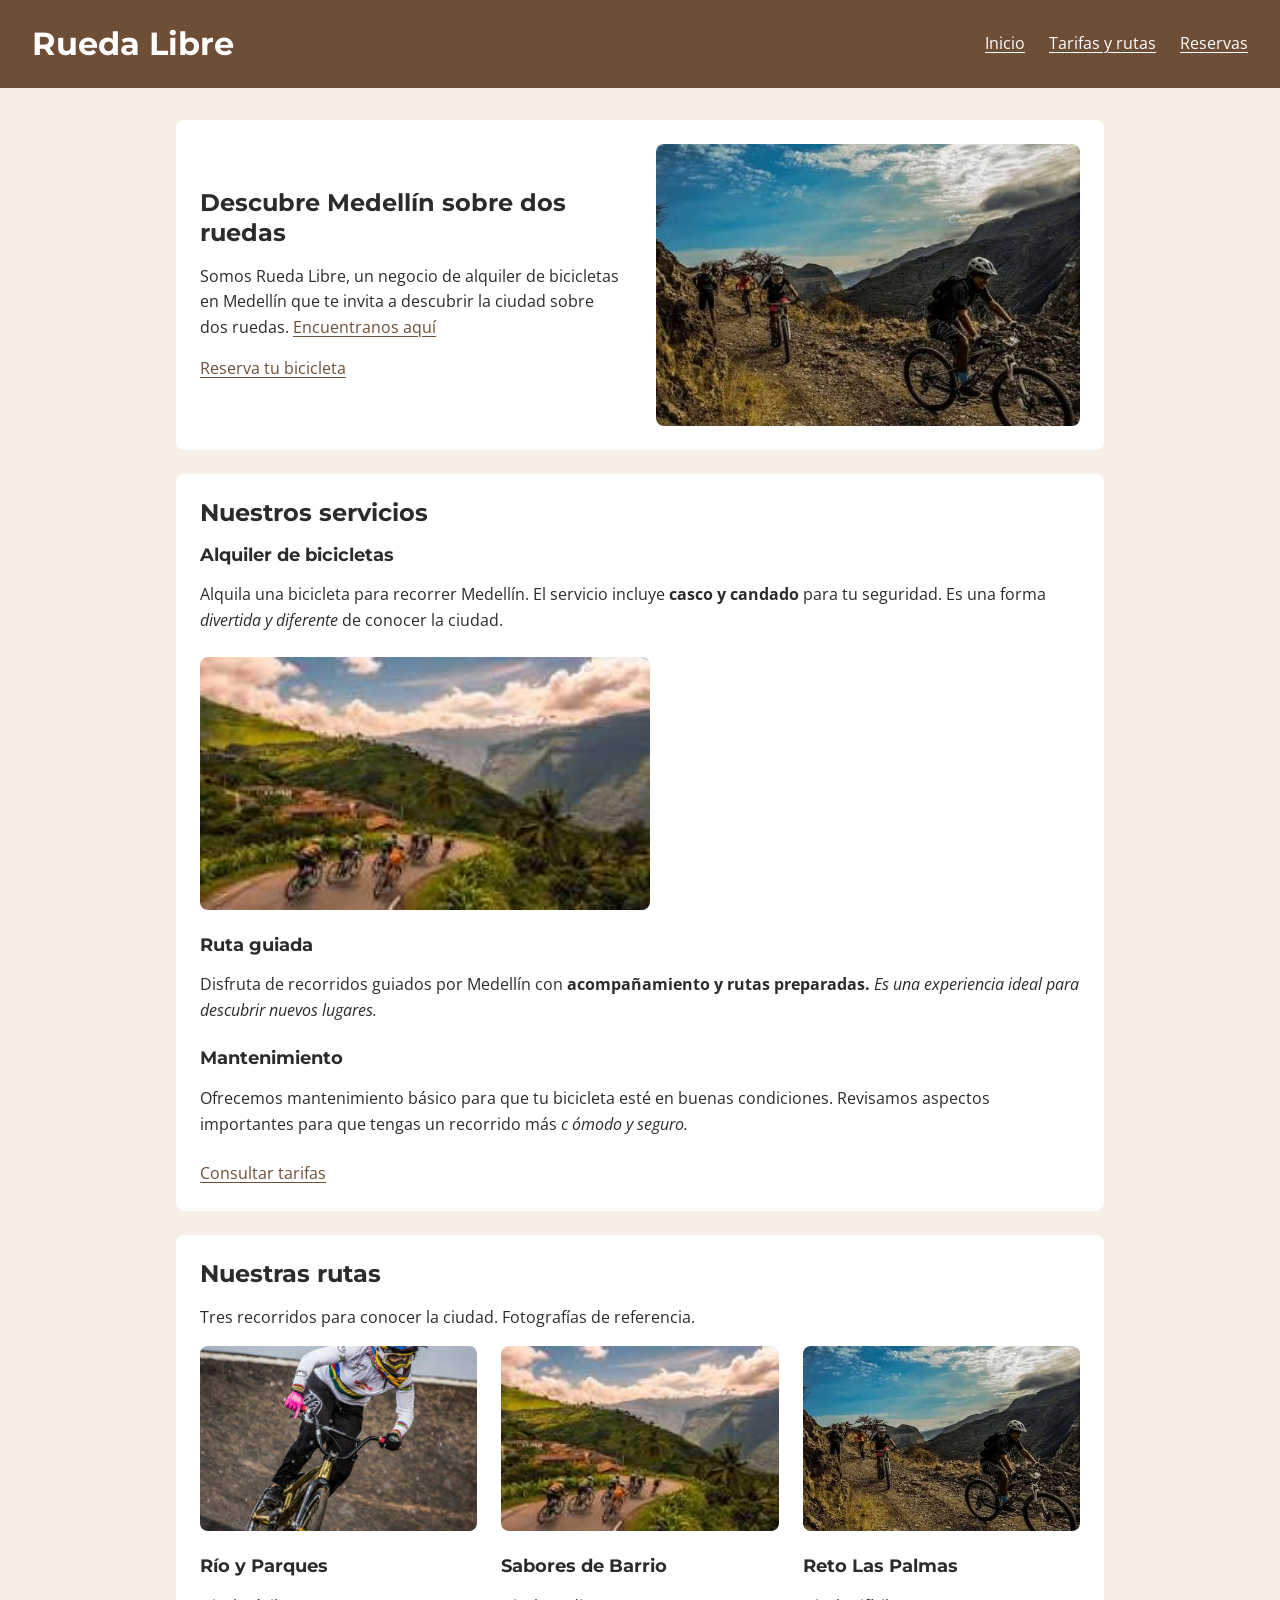
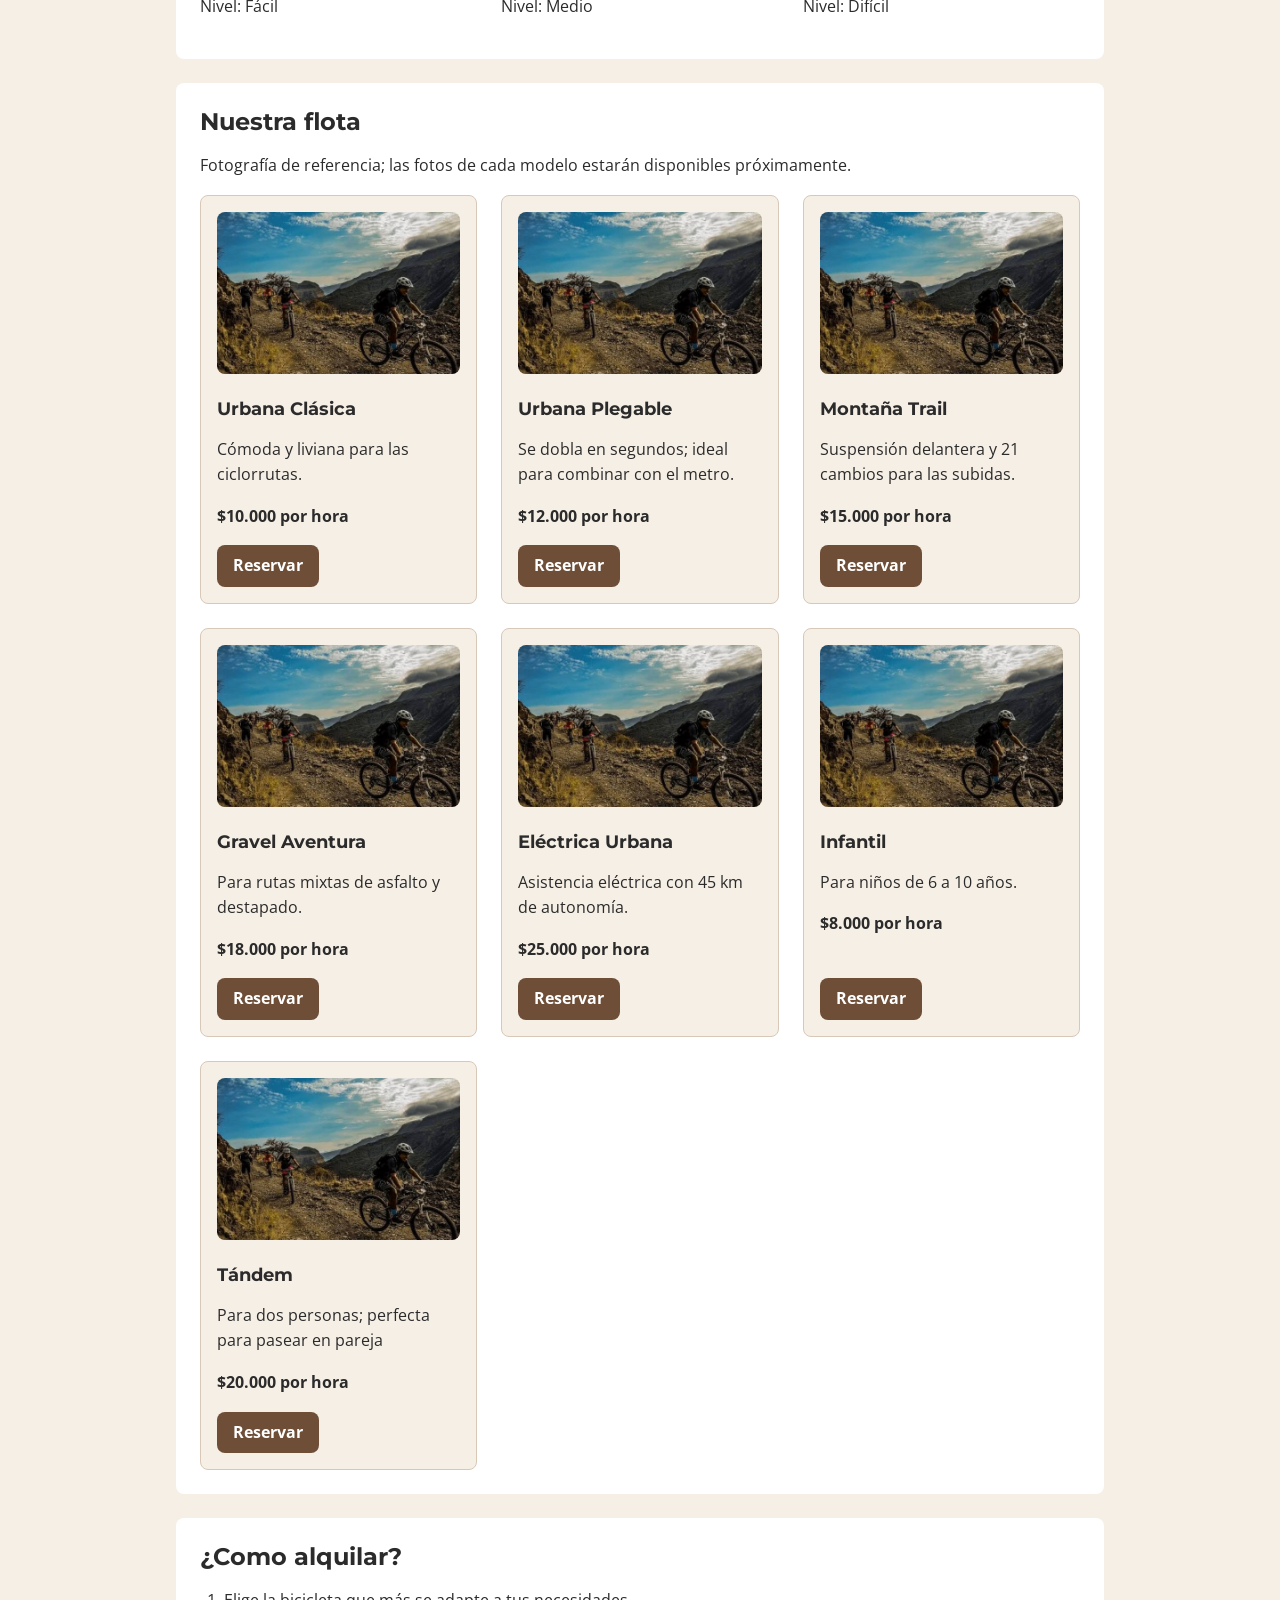
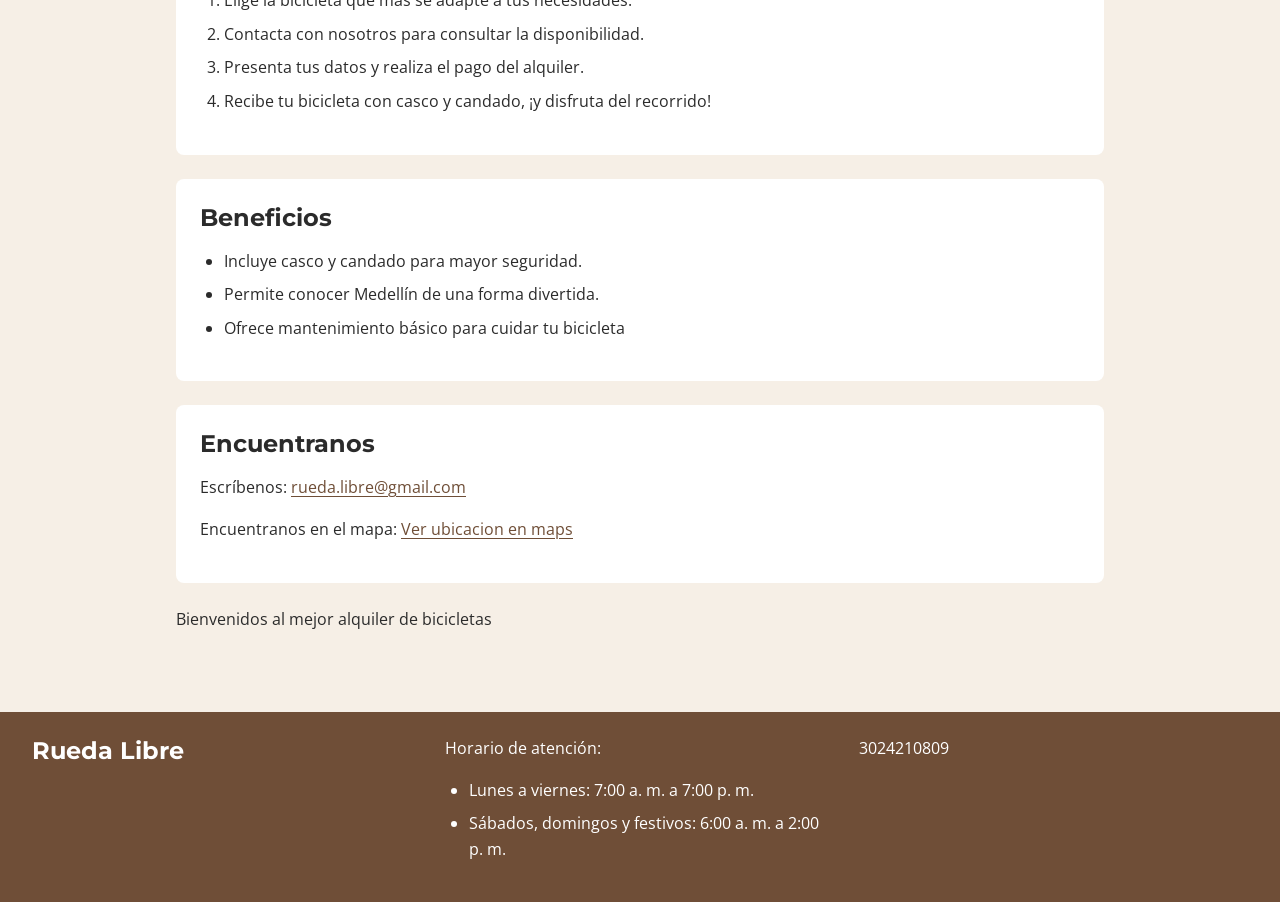
<file: index.html>
<!DOCTYPE html>
<html lang="es">
<head>
    <meta charset="UTF-8">
    <meta name="version" content="1.5">
    <meta name="viewport" content="width=device-width, initial-scale=1.0">
    <meta name="description" content="Renta de bicicletas en el areá metropolitana">
    <link rel="preconnect" href="https://fonts.googleapis.com">
    <link rel="preconnect" href="https://fonts.gstatic.com" crossorigin>
    <link href="https://fonts.googleapis.com/css2?family=Montserrat:wght@700&family=Open+Sans:wght@400;600&display=swap" rel="stylesheet">
    <link rel="stylesheet" href="css/styles.css">
    <title>Rueda Libre | Alquiler de biciletas en Medellín</title>
</head>
<body>
    <header>
        <h1>Rueda Libre</h1>
        <nav>
            <ul>
                <li><a href="index.html">Inicio</a></li>
                <li><a href="paginas/tarifas.html">Tarifas y rutas</a></li>
                <li><a href="paginas/reservas.html">Reservas</a></li>
            </ul>
        </nav>
    </header>

    <main>
         <section class="portada">
            <div>
            <h2>Descubre Medellín sobre dos ruedas</h2>
            <p>Somos Rueda Libre, un negocio de alquiler de bicicletas en Medellín que te invita a descubrir la ciudad sobre dos ruedas. <a href="#Encuentranos">Encuentranos aquí</a></p>
            <a href="paginas/reservas.html">Reserva tu bicicleta</a>
            </div>
            <img src="imagenes/bici.jpg" alt="imagen de ruta en bicicleta" width="400">
         </section>
         <section>
           <h2>Nuestros servicios</h2>
                <article>
                  <h3>Alquiler de bicicletas</h3>
                  <p>Alquila una bicicleta para recorrer Medellín. El servicio incluye <strong>casco y candado</strong> para tu seguridad. Es una forma <em> divertida y diferente</em> de conocer la ciudad.</p>    
                 </article>     
                 <img src="imagenes/descarga.jpg" alt="otra imagen de ruta" width="450">
            <article>     
                 <h3>Ruta guiada</h3>
                 <p>Disfruta de recorridos guiados por Medellín con <strong>acompañamiento y rutas preparadas.</strong> <em>Es una experiencia ideal para descubrir nuevos lugares.</em></p>
            </article>  
            <article>  
                <h3>Mantenimiento</h3>
                <p>Ofrecemos mantenimiento básico para que tu bicicleta esté en buenas condiciones. Revisamos aspectos importantes para que tengas un recorrido más <em>c   ómodo y seguro.</em></p>    
            </article>      
            <a href="paginas/tarifas.html">Consultar tarifas</a>
    </section> 
    <section aria-labelledby="titulo-rutas">
        <h2 id="titulo-rutas">Nuestras rutas</h2>
        <p>Tres recorridos para conocer la ciudad. Fotografías de referencia.</p>
        <div class="rutas">
            <article class="ruta">
                <img src="imagenes/images.jpg" alt="Fotografía de referencia para Río y Parques" loading="lazy">
                <h3>Río y Parques</h3>
                <p>Nivel: Fácil</p>
            </article>
            <article class="ruta">
                <img src="imagenes/descarga.jpg" alt="Fotografía de referencia para Sabores de Barrio" loading="lazy">
                <h3>Sabores de Barrio</h3>
                <p>Nivel: Medio</p>
            </article>
            <article class="ruta">
                <img src="imagenes/bici.jpg" alt="Ciclistas recorriendo una ruta de montaña" loading="lazy">
                <h3>Reto Las Palmas</h3>
                <p>Nivel: Difícil</p>
            </article>
        </div>
    </section>
    <section>
        <h2>Nuestra flota</h2>
        <p>Fotografía de referencia; las fotos de cada modelo estarán disponibles próximamente.</p>
        <div class="flota">
            <article class="bicicleta">
                <img src="imagenes/bici.jpg" alt="Ciclistas en una ruta de montaña; foto de referencia" width="548" height="364" loading="lazy">
                <h3>Urbana Clásica</h3>
                <p>Cómoda y liviana para las ciclorrutas.</p>
                <p><strong>$10.000 por hora</strong></p>
                <a class="bicicleta-reservar" href="paginas/reservas.html" aria-label="Reservar Urbana Clásica">Reservar</a>
            </article>
            <article class="bicicleta">
                <img src="imagenes/bici.jpg" alt="Ciclistas en una ruta de montaña; foto de referencia" width="548" height="364" loading="lazy">
                <h3>Urbana Plegable</h3>
                <p>Se dobla en segundos; ideal para combinar con el metro.</p>
                <p><strong>$12.000 por hora</strong></p>
                <a class="bicicleta-reservar" href="paginas/reservas.html" aria-label="Reservar Urbana Plegable">Reservar</a>
            </article>
            <article class="bicicleta">
                <img src="imagenes/bici.jpg" alt="Ciclistas en una ruta de montaña; foto de referencia" width="548" height="364" loading="lazy">
                <h3>Montaña Trail</h3>
                <p>Suspensión delantera y 21 cambios para las subidas.</p>
                <p><strong>$15.000 por hora</strong></p>
                <a class="bicicleta-reservar" href="paginas/reservas.html" aria-label="Reservar Montaña Trail">Reservar</a>
            </article>
            <article class="bicicleta">
                <img src="imagenes/bici.jpg" alt="Ciclistas en una ruta de montaña; foto de referencia" width="548" height="364" loading="lazy">
                <h3>Gravel Aventura</h3>
                <p>Para rutas mixtas de asfalto y destapado.</p>
                <p><strong>$18.000 por hora</strong></p>
                <a class="bicicleta-reservar" href="paginas/reservas.html" aria-label="Reservar Gravel Aventura">Reservar</a>
            </article>
            <article class="bicicleta">
                <img src="imagenes/bici.jpg" alt="Ciclistas en una ruta de montaña; foto de referencia" width="548" height="364" loading="lazy">
                <h3>Eléctrica Urbana</h3>
                <p>Asistencia eléctrica con 45 km de autonomía.</p>
                <p><strong>$25.000 por hora</strong></p>
                <a class="bicicleta-reservar" href="paginas/reservas.html" aria-label="Reservar Eléctrica Urbana">Reservar</a>
            </article>
            <article class="bicicleta">
                <img src="imagenes/bici.jpg" alt="Ciclistas en una ruta de montaña; foto de referencia" width="548" height="364" loading="lazy">
                <h3>Infantil</h3>
                <p>Para niños de 6 a 10 años.</p>
                <p><strong>$8.000 por hora</strong></p>
                <a class="bicicleta-reservar" href="paginas/reservas.html" aria-label="Reservar Infantil">Reservar</a>
            </article>
            <article class="bicicleta">
                <img src="imagenes/bici.jpg" alt="Ciclistas en una ruta de montaña; foto de referencia" width="548" height="364" loading="lazy">
                <h3>Tándem</h3>
                <p>Para dos personas; perfecta para pasear en pareja</p>
                <p><strong>$20.000 por hora</strong></p>
                <a class="bicicleta-reservar" href="paginas/reservas.html" aria-label="Reservar Tándem">Reservar</a>
            </article>
        </div>
    </section>
    <section>          
         <h2>¿Como alquilar?</h2>
         <ol>
             <li>Elige la bicicleta que más se adapte a tus necesidades.</li>
             <li>Contacta con nosotros para consultar la disponibilidad.</li>
             <li>Presenta tus datos y realiza el pago del alquiler.</li>
             <li>Recibe tu bicicleta con casco y candado, ¡y disfruta del recorrido!</li>

         </ol>
    </section>
    <section>
        <h2>Beneficios</h2>
        <ul>
             <li>Incluye casco y candado para mayor seguridad.</li>
             <li>Permite conocer Medellín de una forma divertida.</li>
             <li>Ofrece mantenimiento básico para cuidar tu bicicleta</li>
        </ul>
    </section>
    <section>
        <h2 id="Encuentranos">Encuentranos</h2>
        <p>Escríbenos: <a href="mailto:rueda.libre@gmail.com">rueda.libre@gmail.com</a></p>
        <p>Encuentranos en el mapa:
            <a href="https://www.google.com/maps/search/?api=1&query=Medell%C3%ADn%2C%20Antioquia%2C%20Colombia" target="_blank" rel="noopener noreferrer">
                Ver ubicacion en maps
            </a>
        </p>
    </section>   
    <p>Bienvenidos al mejor alquiler de bicicletas </p>
    </main>
    <footer>
        <div>
            <h2>Rueda Libre</h2>
        </div>
        <div>
            <p>Horario de atención:</p>
            <ul>
                <li>Lunes a viernes: 7:00 a. m. a 7:00 p. m.</li>
                <li>Sábados, domingos y festivos: 6:00 a. m. a 2:00 p. m.</li>
            </ul>
        </div>
        <div>
            <p>3024210809</p>
        </div>
   </footer>
    
</body>
</html>
</file>
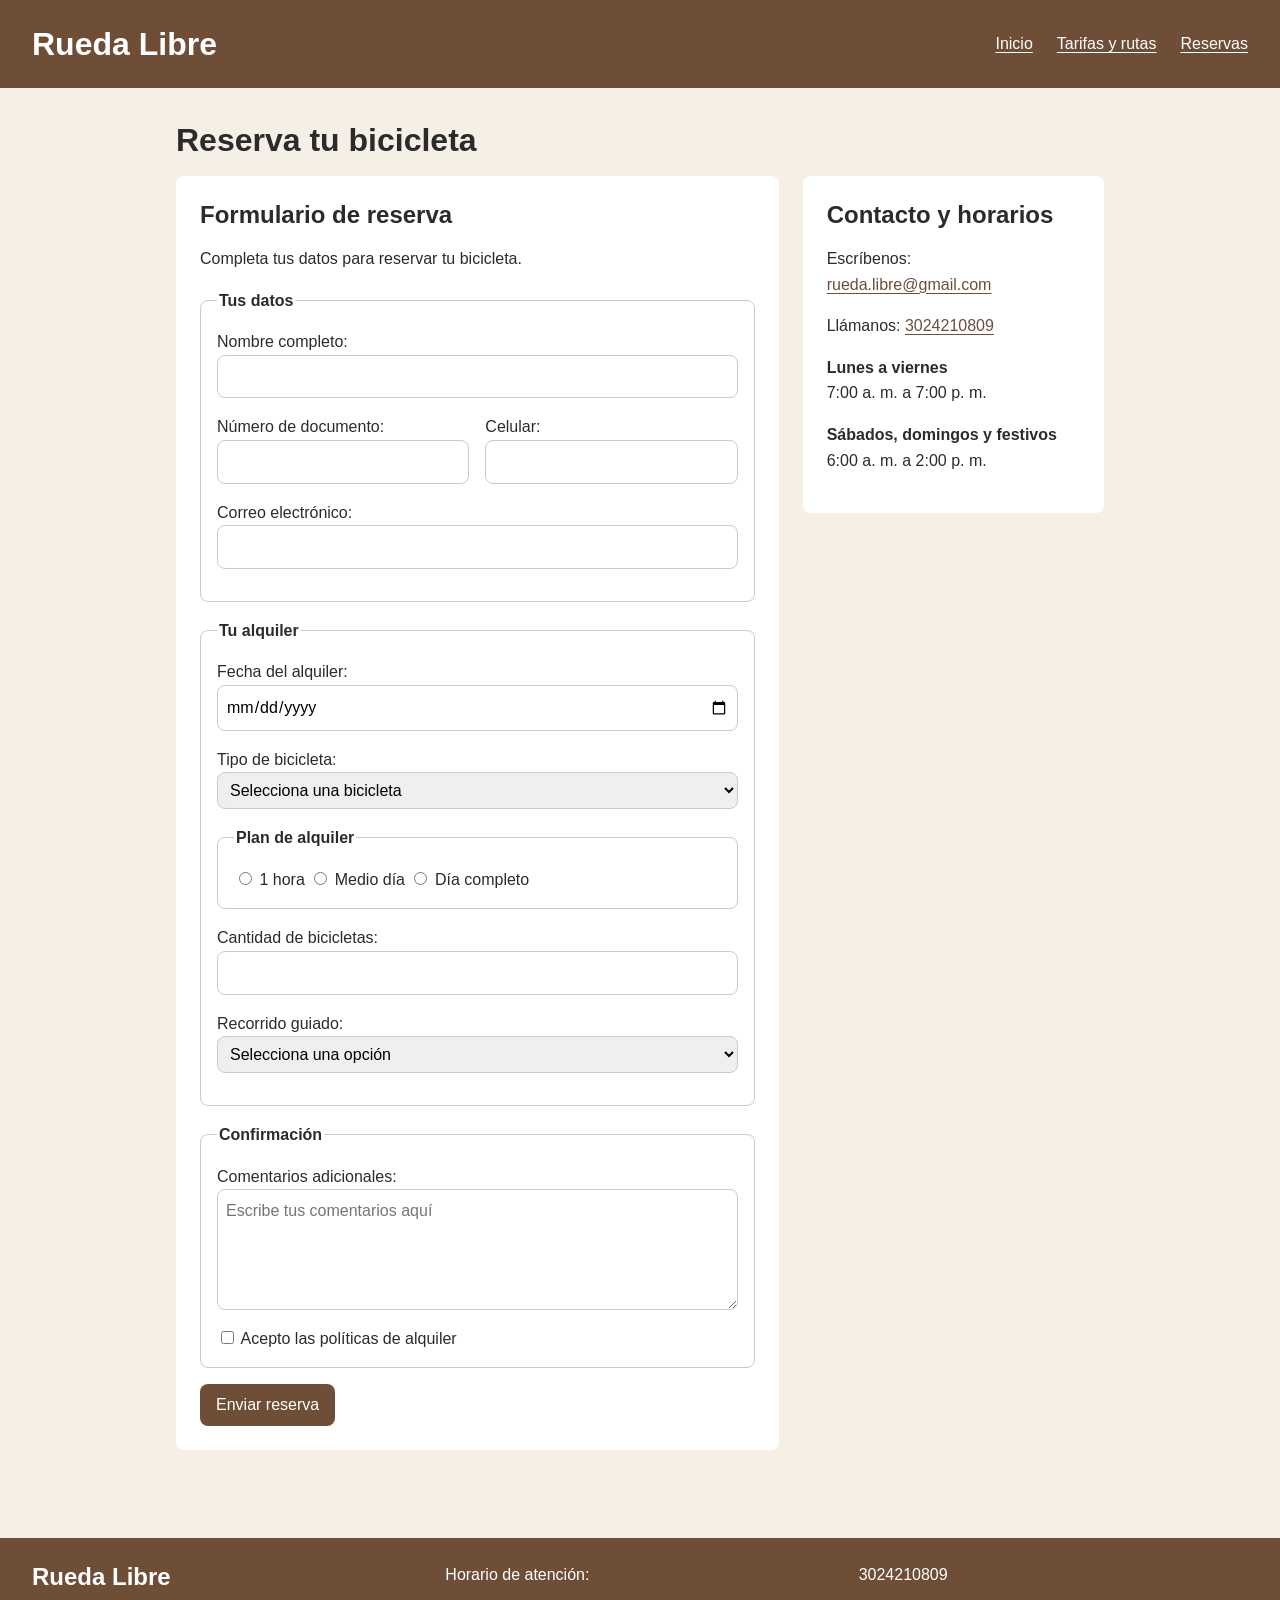
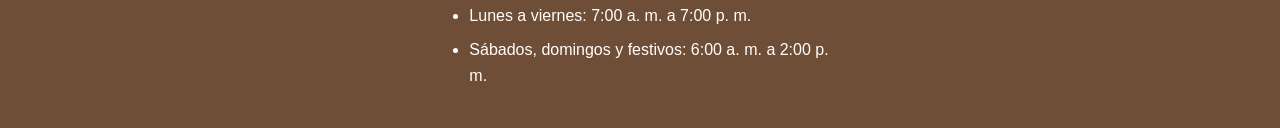
<file: paginas/reservas.html>
<!DOCTYPE html>
<html lang="es">
<head>
    <meta charset="UTF-8">
    <meta name="version" content="1.5">
    <meta name="viewport" content="width=device-width, initial-scale=1.0">
    <link rel="stylesheet" href="../css/styles.css">
    <title>Reservas</title>
</head>
<body>
    <header>
        <h1>Rueda Libre</h1>
        <nav>
            <ul>
                <li><a href="../index.html">Inicio</a></li>
                <li><a href="tarifas.html">Tarifas y rutas</a></li>
                <li><a href="reservas.html">Reservas</a></li>
            </ul>
        </nav>
    </header>

    <main>
        <h1>Reserva tu bicicleta</h1>
        <div class="reservas-layout">
        <section>
            <h2>Formulario de reserva</h2>
            <p>Completa tus datos para reservar tu bicicleta.</p>

            <form method="post">

                <fieldset>
                    <legend>Tus datos</legend>

                    <label for="nombre">Nombre completo:</label>
                    <input type="text" id="nombre" name="nombre" required>

                    <div class="fila-campos">
                        <div>
                            <label for="documento">Número de documento:</label>
                            <input type="text" id="documento" name="documento" required>
                        </div>
                        <div>
                            <label for="celular">Celular:</label>
                            <input type="tel" id="celular" name="celular" required>
                        </div>
                    </div>

                    <label for="correo">Correo electrónico:</label>
                    <input type="email" id="correo" name="correo" required>

                </fieldset>

                <fieldset>
                    <legend>Tu alquiler</legend>

                    <label for="fecha">Fecha del alquiler:</label>
                    <input type="date" id="fecha" name="fecha" required>

                    <label for="bicicleta">Tipo de bicicleta:</label>
                    <select id="bicicleta" name="bicicleta" required>
                        <option value="">Selecciona una bicicleta</option>
                        <option value="urbana">Urbana</option>
                        <option value="montana">Montaña</option>
                        <option value="electrica">Eléctrica</option>
                    </select>

                    <fieldset>
                        <legend>Plan de alquiler</legend>

                        <input type="radio" id="hora" name="plan" value="1_hora" required>
                        <label for="hora">1 hora</label>

                        <input type="radio" id="medio_dia" name="plan" value="medio_dia">
                        <label for="medio_dia">Medio día</label>

                        <input type="radio" id="dia_completo" name="plan" value="dia_completo">
                        <label for="dia_completo">Día completo</label>
                    </fieldset>

                    <label for="cantidad">Cantidad de bicicletas:</label>
                    <input type="number" id="cantidad" name="cantidad" min="1" required>

                    <label for="recorrido">Recorrido guiado:</label>
                    <select id="recorrido" name="recorrido" required>
                        <option value="">Selecciona una opción</option>
                        <option value="ninguno">Ninguno</option>
                        <option value="ruta_1">Ruta río y parques</option>
                        <option value="ruta_2">Ruta Sabores de Barrio</option>
                        <option value="ruta_3">Ruta reto Palmas</option>
                    </select>
                </fieldset>

                <fieldset>
                    <legend>Confirmación</legend>

                    <label for="comentarios">Comentarios adicionales:</label>
                    <textarea id="comentarios" name="comentarios" rows="4" placeholder="Escribe tus comentarios aquí"></textarea>

                    <input type="checkbox" id="politicas" name="politicas" value="aceptadas" required>
                    <label for="politicas">Acepto las políticas de alquiler</label>
                </fieldset>

                <button type="submit">Enviar reserva</button>

            </form>
        </section>
        <aside class="contacto" aria-labelledby="titulo-contacto">
            <h2 id="titulo-contacto">Contacto y horarios</h2>
            <p>Escríbenos: <a href="mailto:rueda.libre@gmail.com">rueda.libre@gmail.com</a></p>
            <p>Llámanos: <a href="tel:+573024210809">3024210809</a></p>
            <dl>
                <dt>Lunes a viernes</dt>
                <dd>7:00 a. m. a 7:00 p. m.</dd>
                <dt>Sábados, domingos y festivos</dt>
                <dd>6:00 a. m. a 2:00 p. m.</dd>
            </dl>
        </aside>
        </div>
    </main>
    <footer>
        <div>
            <h2>Rueda Libre</h2>
        </div>
        <div>
            <p>Horario de atención:</p>
            <ul>
                <li>Lunes a viernes: 7:00 a. m. a 7:00 p. m.</li>
                <li>Sábados, domingos y festivos: 6:00 a. m. a 2:00 p. m.</li>
            </ul>
        </div>
        <div>
            <p>3024210809</p>
        </div>
   </footer>
</body>
</html>
</file>
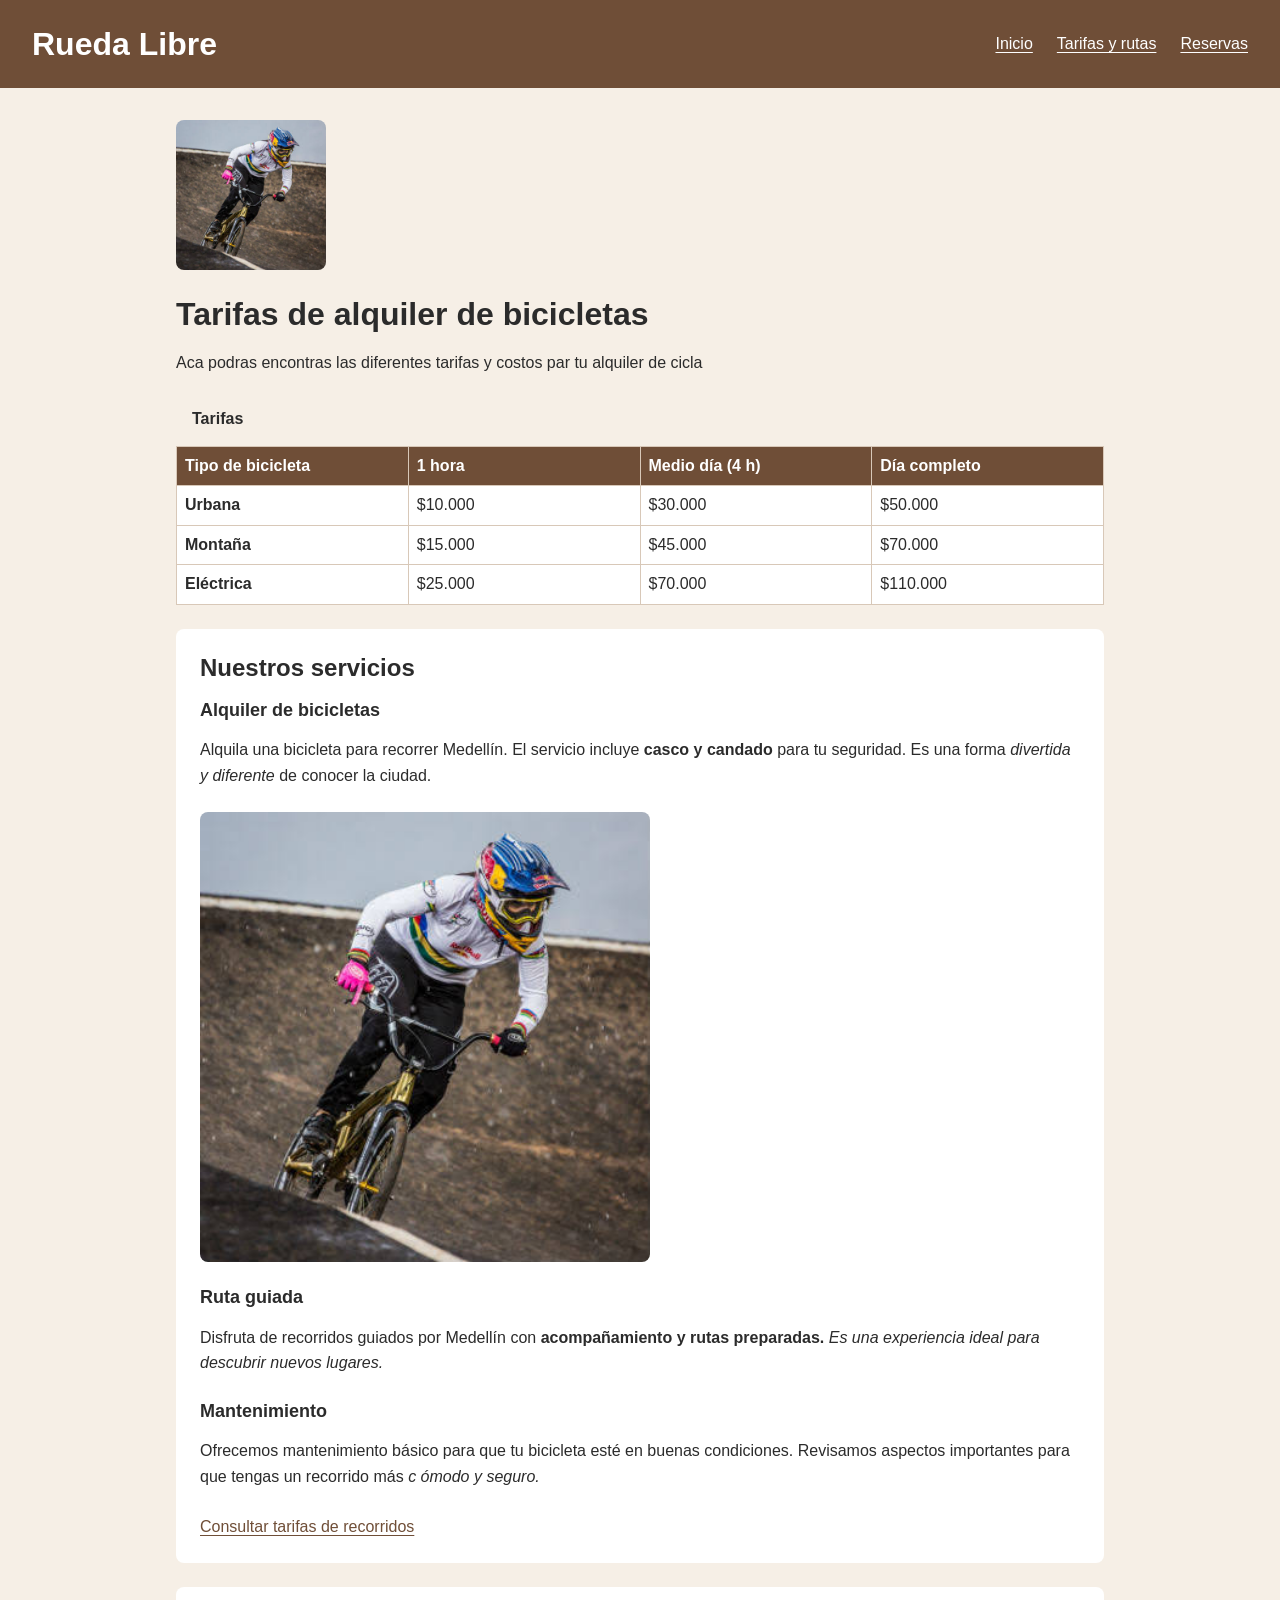
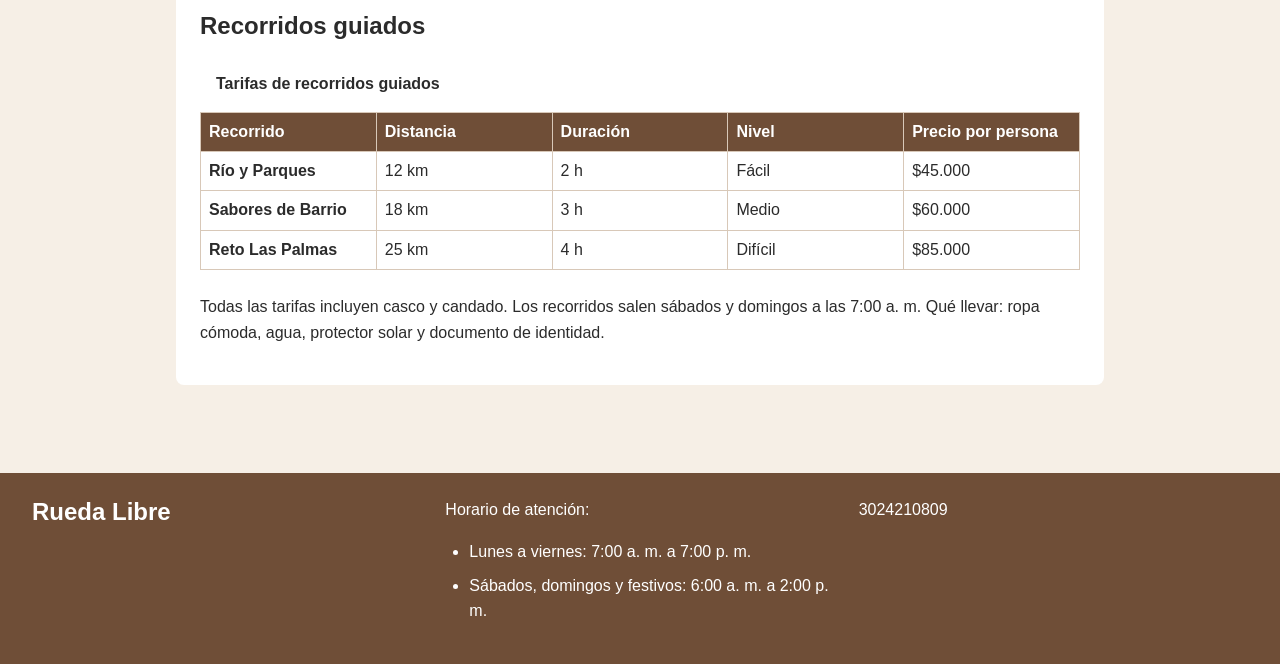
<file: paginas/tarifas.html>
<!DOCTYPE html>
<html lang="es">
<head>
    <meta charset="UTF-8">
    <meta name="version" content="1.5">
    <meta name="viewport" content="width=device-width, initial-scale=1.0">
    <link rel="stylesheet" href="../css/styles.css">
    <title>Tarifas</title>
</head>
<body>
    <header>
        <h1>Rueda Libre</h1>
        <nav>
            <ul>
                <li><a href="../index.html">Inicio</a></li>
                <li><a href="tarifas.html">Tarifas y rutas</a></li>
                <li><a href="reservas.html">Reservas</a></li>
            </ul>
        </nav>
    </header>
    <main>
        <img src="../imagenes/images.jpg" alt="Logo de Rueda Libre" width="150">
        <h1>Tarifas de alquiler de bicicletas</h1>
        <p>Aca podras encontras las diferentes tarifas y costos par tu alquiler de cicla </p>
        <table>
            <caption>Tarifas</caption>
            <thead>
                <tr>
                    <th scope="col">Tipo de bicicleta</th>
                    <th scope="col">1 hora</th>
                    <th scope="col">Medio día (4 h)</th>
                    <th scope="col">Día completo</th>
                </tr>

            </thead>
            <tbody>
                <tr>
                    <th scope="row">Urbana</th>
                    <td>$10.000</td>
                    <td>$30.000</td>
                    <td>$50.000</td>
                </tr>
                <tr>
                    <th scope="row">Montaña</th>
                    <td>$15.000</td>
                    <td>$45.000</td>
                    <td>$70.000</td>
                </tr>
                <tr>
                    <th scope="row">Eléctrica</th>
                    <td>$25.000</td>
                    <td>$70.000</td>
                    <td>$110.000</td>
                </tr> 

            </tbody>
        </table>
        <section>
            <h2>Nuestros servicios</h2>
                    <article>
                    <h3>Alquiler de bicicletas</h3>
                    <p>Alquila una bicicleta para recorrer Medellín. El servicio incluye <strong>casco y candado</strong> para tu seguridad. Es una forma <em> divertida y diferente</em> de conocer la ciudad.</p>    
                    </article>     
                    <img src="../imagenes/images.jpg" alt="otra imagen de ruta" width="450">
                <article>     
                    <h3>Ruta guiada</h3>
                    <p>Disfruta de recorridos guiados por Medellín con <strong>acompañamiento y rutas preparadas.</strong> <em>Es una experiencia ideal para descubrir nuevos lugares.</em></p>
                </article>  
                <article>  
                    <h3>Mantenimiento</h3>
                    <p>Ofrecemos mantenimiento básico para que tu bicicleta esté en buenas condiciones. Revisamos aspectos importantes para que tengas un recorrido más <em>c   ómodo y seguro.</em></p>    
                </article>      
                <a href="#recorridos">Consultar tarifas de recorridos</a>
        </section>
        <section id="recorridos">
        <h2>Recorridos guiados</h2>

        <table>
            <caption>Tarifas de recorridos guiados</caption>

            <thead>
                <tr>
                    <th scope="col">Recorrido</th>
                    <th scope="col">Distancia</th>
                    <th scope="col">Duración</th>
                    <th scope="col">Nivel</th>
                    <th scope="col">Precio por persona</th>
                </tr>
                    
            </thead>

            <tbody>
                <tr>
                    <th scope="row">Río y Parques</th>
                    <td>12 km</td>
                    <td>2 h</td>
                    <td>Fácil</td>
                    <td>$45.000</td>
                </tr>
                <tr>
                    <th scope="row">Sabores de Barrio</th>
                    <td>18 km</td>
                    <td>3 h</td>
                    <td>Medio</td>
                    <td>$60.000</td>
                </tr>
                <tr>
                    <th scope="row">Reto Las Palmas</th>
                    <td>25 km</td>
                    <td>4 h</td>
                    <td>Difícil</td>
                    <td>$85.000</td>
                </tr>
            
            </tbody>
        </table>
        <p>Todas las tarifas incluyen casco y candado. Los recorridos salen sábados y domingos a las 7:00 a. m. Qué llevar: ropa cómoda, agua, protector solar y documento de identidad.</p>

        </section>
    </main>
    <footer>
        <div>
            <h2>Rueda Libre</h2>
        </div>
        <div>
            <p>Horario de atención:</p>
            <ul>
                <li>Lunes a viernes: 7:00 a. m. a 7:00 p. m.</li>
                <li>Sábados, domingos y festivos: 6:00 a. m. a 2:00 p. m.</li>
            </ul>
        </div>
        <div>
            <p>3024210809</p>
        </div>
   </footer>
</body>
</html>
</file>
<file: css/styles.css>
/* 1. Variables compartidas por todo el sitio */
:root {
    --color-primario: #6f4e37;
    --color-acento: #f4c078;
    --color-texto: #2b2b2b;
    --color-fondo: #f6efe6;
    --color-superficie: #fff;
    --color-borde: #d8c8b8;
    --fuente-titulos: 'Montserrat', sans-serif;
    --fuente-texto: 'Open Sans', sans-serif;
    --espacio-pequeno: 0.5rem;
    --espacio-base: 1rem;
    --espacio-medio: 1.5rem;
    --espacio-grande: 2rem;
    --radio: 0.5rem;
}

/* 2. Base mobile-first: una columna. rem usa el tamaño de letra raíz. */
*, *::before, *::after { box-sizing: border-box; }
body {
    margin: 0;
    font-family: var(--fuente-texto);
    color: var(--color-texto);
    background-color: var(--color-fondo);
    line-height: 1.6;
    overflow-wrap: break-word;
}
h1, h2, h3 { 
    line-height: 1.25;
    margin: 0 0 var(--espacio-base);
    font-family: var(--fuente-titulos);
    font-weight: 700;
}
h1 {
     font-size: 2rem;
     }
h2 { 
    font-size: 1.5rem; 
}
h3 { 
    font-size: 1.125rem; 
}
p, ul, ol, dl { 
    margin: 0 0 var(--espacio-base);
}
ul, ol { 
    padding-left: var(--espacio-medio); 
}
li + li {
    margin-top: var(--espacio-pequeno); 
}
a { 
    color: var(--color-primario); text-underline-offset: 0.2rem; 
}
a:hover { 
    text-decoration-thickness: 0.15rem; 
}
a:focus-visible { 
    outline: 0.2rem solid currentColor;
    outline-offset: 0.25rem; 
}

/* 3. Encabezado y navegación */
header, body > nav, footer {
    padding: var(--espacio-base);
    color: var(--color-superficie);
    background-color: var(--color-primario);
}
nav ul {
    display: flex;
    flex-wrap: wrap;
    justify-content: center;
    gap: var(--espacio-base) var(--espacio-medio);
    padding: 0;
    margin: 0;
    list-style: none;
}
nav li + li { 
    margin-top: 0; 
}
nav a, header a, footer a { 
    color: var(--color-superficie); 
}
nav a:hover, nav a:focus-visible { 
    color: var(--color-acento); 
}
header {
    display: flex;
    flex-direction: column;
    gap: var(--espacio-base);
    text-align: center;
    justify-content: space-between;
    align-items: center;
}
header h1 {
    margin-bottom: 0;
}

/* 4. Contenido y tarjetas */
main {
    max-width: 60rem;
    margin: 0 auto;
    padding: var(--espacio-grande) var(--espacio-base);
}
section, .tarjeta {
    min-width: 0;
    padding: var(--espacio-base);
    margin-bottom: var(--espacio-medio);
    border-radius: var(--radio);
    background-color: var(--color-superficie);
}
article { margin-bottom: var(--espacio-medio); }
img {
    display: block;
    max-width: 100%;
    height: auto;
    margin-bottom: var(--espacio-medio);
    border-radius: var(--radio);
}

.flota {
    display: grid;
    grid-template-columns: repeat(auto-fit, minmax(min(100%, 16rem), 1fr));
    gap: var(--espacio-medio);
}

.bicicleta {
    display: flex;
    flex-direction: column;
    min-width: 0;
    margin: 0;
    padding: var(--espacio-base);
    border: 1px solid var(--color-borde);
    border-radius: var(--radio);
    background-color: var(--color-fondo);
}
.bicicleta img {
    width: 100%;
    aspect-ratio: 3 / 2;
    object-fit: cover;
}
.bicicleta-reservar {
    margin-top: auto;
    align-self: flex-start;
    padding: var(--espacio-pequeno) var(--espacio-base);
    border-radius: var(--radio);
    color: var(--color-superficie);
    background-color: var(--color-primario);
    font-weight: bold;
    text-decoration: none;
}
.bicicleta-reservar:hover {
    color: var(--color-texto);
    background-color: var(--color-acento);
}

/* Layout móvil: los bloques se apilan en una columna. */
.portada {
    display: grid;
    grid-template-columns: minmax(0, 1fr);
    gap: var(--espacio-grande);
    align-items: center;
}
.portada img { width: 100%; margin: 0; }
.rutas {
    display: grid;
    grid-template-columns: minmax(0, 1fr);
    gap: var(--espacio-medio);
}
.ruta { margin: 0; }
.ruta img { width: 100%; aspect-ratio: 3 / 2; object-fit: cover; }
.reservas-layout {
    display: grid;
    grid-template-columns: minmax(0, 1fr);
    gap: var(--espacio-medio);
    align-items: start;
}
.contacto {
    padding: var(--espacio-base);
    border-radius: var(--radio);
    background: var(--color-superficie);
    overflow-wrap: anywhere;
}
.fila-campos {
    display: grid;
    grid-template-columns: minmax(0, 1fr);
    gap: var(--espacio-base);
}
fieldset {
    min-width: 0;
    margin: 0 0 var(--espacio-base);
    padding: var(--espacio-base);
    border: 1px solid var(--color-borde);
    border-radius: var(--radio);
}
legend { font-weight: bold; }
label { display: block; }
input, select, textarea, button { font: inherit; }
input:not([type="radio"]):not([type="checkbox"]), select, textarea {
    display: block;
    width: 100%;
    min-width: 0;
    margin-bottom: var(--espacio-base);
    padding: var(--espacio-pequeno);
    border: 1px solid var(--color-borde);
    border-radius: var(--radio);
}
textarea { resize: vertical; }
input[type="radio"] + label, input[type="checkbox"] + label { display: inline; }
button {
    padding: var(--espacio-pequeno) var(--espacio-base);
    border: 0;
    border-radius: var(--radio);
    color: var(--color-superficie);
    background: var(--color-primario);
    cursor: pointer;
}

/* 5. Tablas móviles: todas las columnas caben, sin ocultar información. */
table {
    width: 100%;
    max-width: 100%;
    table-layout: fixed;
    font-size: 0.8125rem;
    line-height: 1.4;
    border-collapse: collapse;
    margin-bottom: var(--espacio-medio);
    background-color: var(--color-superficie);
}
caption { 
    text-align: left; 
    font-weight: bold; 
    padding: var(--espacio-base); 
}
th, td { 
    padding: 0.375rem 0.25rem;
    overflow-wrap: anywhere;
    vertical-align: top;
    border: 0.0625rem solid var(--color-borde);
    text-align: left; 
}
thead { 
    color: var(--color-superficie); 
    background-color: var(--color-primario); 
}
dt { 
    font-weight: bold; 
}
dd { 
    margin: 0 0 var(--espacio-base); 
}
footer { 
    margin-top: var(--espacio-grande);
    display: flex;
    flex-direction: column;
    gap: var(--espacio-medio);
    justify-content: space-between;
    align-items: flex-start;
    
}

/* Tablet: ampliar solo lo que ya dispone de espacio suficiente. */
@media (min-width: 768px) {
    header, footer {
        flex-direction: row;
        text-align: left;
        padding: var(--espacio-medio) var(--espacio-grande);
    }
    nav ul { justify-content: flex-start; }
    footer > div { flex: 1; min-width: 0; }
    section, .tarjeta, .contacto { padding: var(--espacio-medio); }
    .portada, .fila-campos {
        grid-template-columns: repeat(2, minmax(0, 1fr));
    }
    .rutas { grid-template-columns: repeat(2, minmax(0, 1fr)); }
    table { font-size: 1rem; }
    th, td { padding: var(--espacio-pequeno); }
}

/* Escritorio: tres rutas y formulario/contacto en proporción 2:1. */
@media (min-width: 1200px) {
    .rutas { grid-template-columns: repeat(3, minmax(0, 1fr)); }
    .reservas-layout { grid-template-columns: minmax(0, 2fr) minmax(0, 1fr); }
}
</file>
